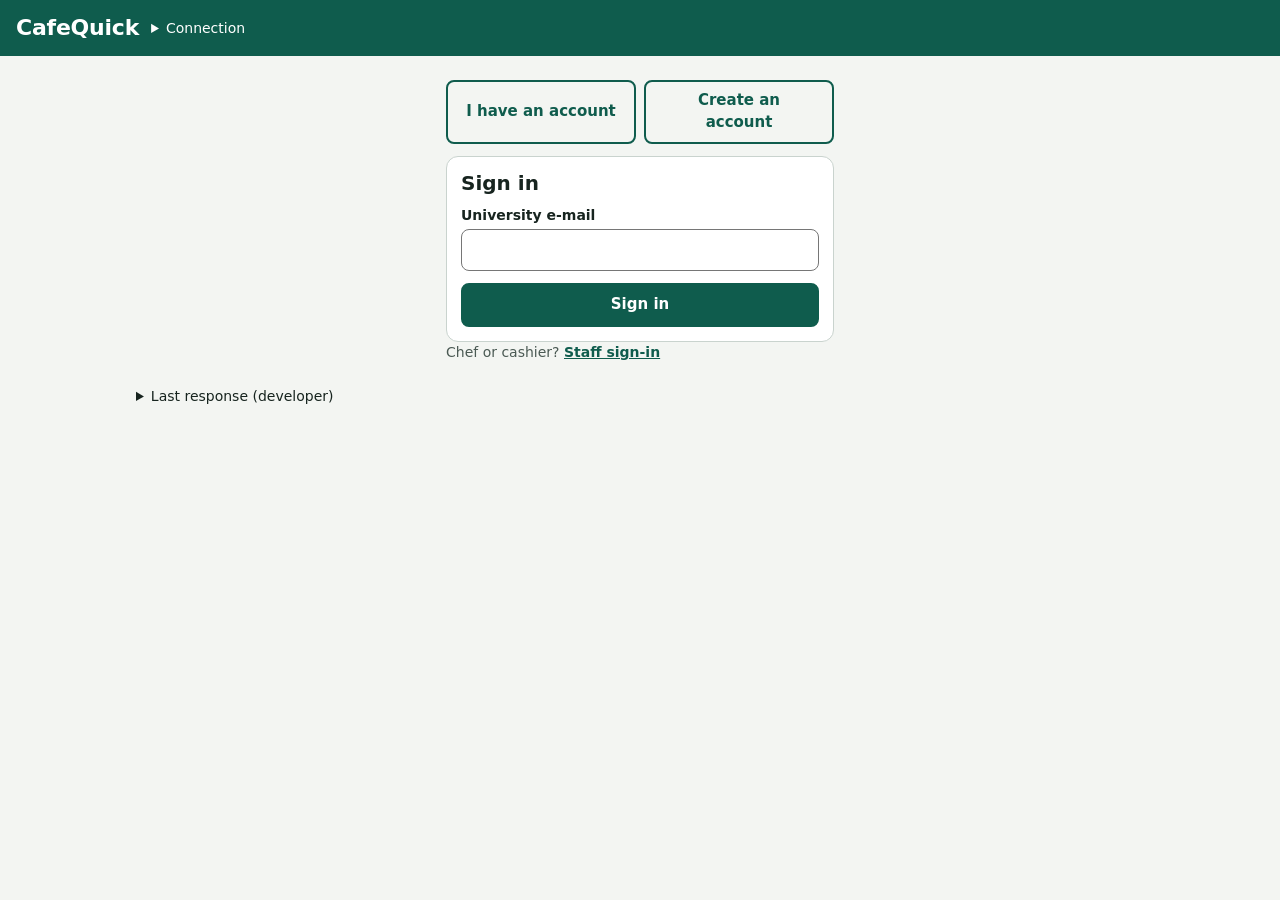
<file: Frontend/index.html>
<!DOCTYPE html>
<html lang="en">
<head>
  <meta charset="UTF-8">
  <meta name="viewport" content="width=device-width, initial-scale=1">
  <title>CafeQuick</title>
  <link rel="stylesheet" href="style.css">
</head>
<!-- data-page tells common.js which kind of account this page accepts -->
<body data-page="customer">
  <a class="skip" href="#content">Skip to content</a>

  <header class="top">
    <h1>CafeQuick</h1>
    <!-- Shown after sign-in: name and role, wallet balance (customers), sign-out -->
    <span id="who" class="who" hidden>
      <span id="roleInfo" class="chip"></span>
      <span id="balance" class="chip"></span>
      <button id="signOut" type="button" class="ghost light">Sign out</button>
    </span>
    <details class="dev">
      <summary>Connection</summary>
      <label>API base URL
        <input id="apiUrl" type="text" value="http://127.0.0.1:8000">
      </label>
    </details>
  </header>

  <!-- ===== Sign-in and sign-up (shown until the user signs in) ===== -->
  <section id="auth" class="auth">

      <div class="seg" role="group" aria-label="Account">
        <button id="showIn" type="button" class="ghost">I have an account</button>
        <button id="showUp" type="button" class="ghost">Create an account</button>
      </div>
      <!-- Simulated SSO: the e-mail is sent as the X-User-Email header (see current_user in main.py).
           No password exists in this system (NFR-03); the real one uses university single sign-on. -->
      <form id="inForm" class="card">
        <h2>Sign in</h2>
        <label>University e-mail
          <input id="email" type="text" list="seedUsers" autocomplete="username" required>
          <datalist id="seedUsers"></datalist>
        </label>
        <button type="submit" class="wide">Sign in</button>
      </form>
      <!-- create a customer account and choose the opening wallet balance -->
      <form id="upForm" class="card" hidden>
        <h2>Create an account</h2>
        <label>Full name
          <input id="suName" type="text" maxlength="80" autocomplete="name" required>
        </label>
        <label>University e-mail
          <input id="suEmail" type="text" autocomplete="email" required>
        </label>
        <label>Starting wallet balance (JD)
          <input id="suBalance" type="number" min="0" max="100" step="0.5" value="10" inputmode="decimal">
        </label>
        <div class="chips amounts" role="group" aria-label="Quick amounts">
          <button type="button" class="ghost small" data-amt="5">5 JD</button>
          <button type="button" class="ghost small" data-amt="10">10 JD</button>
          <button type="button" class="ghost small" data-amt="20">20 JD</button>
          <button type="button" class="ghost small" data-amt="50">50 JD</button>
        </div>
        <p class="hint">Demo setting: in the real system a cashier loads the wallet. Maximum 100 JD.</p>
        <button type="submit" class="wide">Create account</button>
      </form>
    <p class="hint">Chef or cashier? <a href="staff.html">Staff sign-in</a></p>
  </section>

  <div id="app" hidden>
    <!-- NEW: strike count and block notice (FR-09), filled by renderHeader() in common.js -->
    <p id="blockNote" class="warn" style="margin:10px 16px" hidden></p>
    <nav id="tabs" role="tablist" aria-label="Screens"></nav>
    <main id="content" tabindex="-1">
    <!-- ===== Screen 1: pickup time, menu, order (customer, FR-02, FR-03, FR-04, FR-14) ===== -->
    <section id="tab-order" class="panel order" role="tabpanel" aria-labelledby="t-order" hidden>
      <div class="main">
        <h2>Pickup time</h2>
        <p class="hint">The bar shows how full a slot is. Orders close 20 minutes before the slot starts.</p>
        <div id="slotBox" class="slots"></div>

        <div class="head">
          <h2>Menu</h2>
          <button id="refreshMenu" type="button" class="ghost">Refresh</button>
        </div>
        <div id="menuBox" class="menu"></div>
      </div>

      <aside id="cart" class="card cart">
        <h2>Your order</h2>
        <!-- Pickup slot: step=900 seconds gives 15-minute steps. Filled by the slot buttons. -->
        <label>Pickup time
          <input id="slot" type="datetime-local" step="900">
        </label>
        <!-- Order lines: 1 to 5 rows (matches max_length=5 in OrderIn) -->
        <div id="lines"></div>
        <p id="empty" class="hint">Choose up to 5 items from the menu.</p>
        <p id="short" class="warn" hidden>Your wallet balance is lower than this order. A cashier can top it up.</p>
        <p class="total"><span>Total</span><strong id="total">0.000 JD</strong></p>
        <button id="send" type="button" class="wide">Place order</button>
      </aside>

      <!-- Phone only: sticky summary that jumps to the order box -->
      <a class="bar" href="#cart"><span id="barText">0 items</span><strong id="barTotal">0.000 JD</strong><span>Review order</span></a>
    </section>

    <!-- ===== Screen 2: my orders (customer, FR-05, FR-06) ===== -->
    <section id="tab-mine" class="panel" role="tabpanel" aria-labelledby="t-mine" hidden>
      <div class="head"><h2>My orders</h2><button id="refreshMine" type="button" class="ghost">Refresh</button></div>
      <div id="mineBox" class="stack"></div>
    </section>


    <!-- ===== Screen: wallet (customer) ===== -->
    <section id="tab-wallet" class="panel" role="tabpanel" aria-labelledby="t-wallet" hidden>
      <div class="head"><h2>Wallet</h2><button id="refreshWallet" type="button" class="ghost">Refresh</button></div>
      <div id="walletBox"></div>
    </section>

    </main>
  </div>

  <div id="status" role="status" aria-live="polite"></div>
  <details class="raw">
    <summary>Last response (developer)</summary>
    <pre id="output">Nothing sent yet.</pre>
  </details>
  <script src="common.js"></script>
  <script src="customer.js"></script>
</body>
</html>
</file>
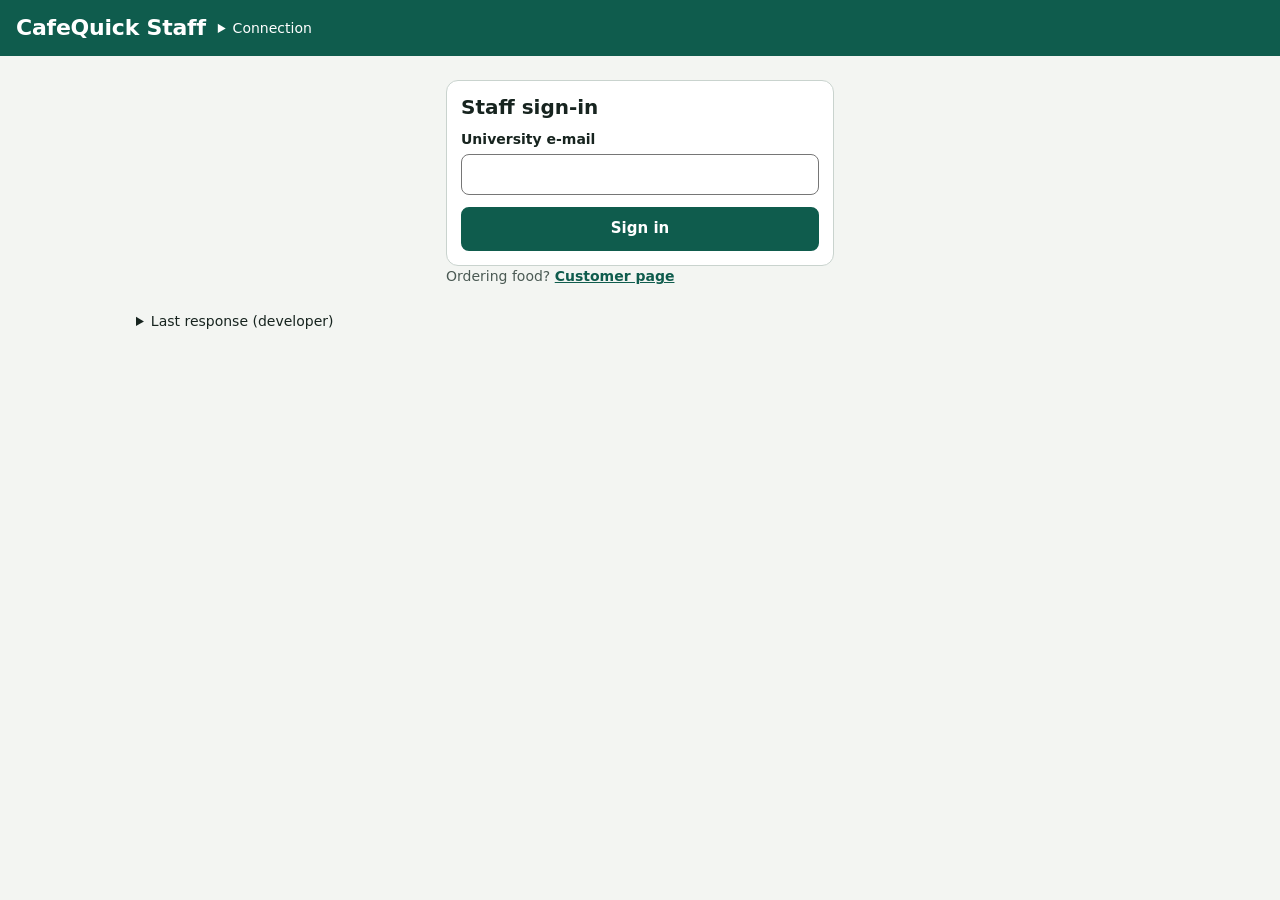
<file: Frontend/staff.html>
<!DOCTYPE html>
<html lang="en">
<head>
  <meta charset="UTF-8">
  <meta name="viewport" content="width=device-width, initial-scale=1">
  <title>CafeQuick Staff</title>
  <link rel="stylesheet" href="style.css">
</head>
<!-- data-page tells common.js which kind of account this page accepts -->
<body data-page="staff">
  <a class="skip" href="#content">Skip to content</a>

  <header class="top">
    <h1>CafeQuick Staff</h1>
    <!-- Shown after sign-in: name and role, wallet balance (customers), sign-out -->
    <span id="who" class="who" hidden>
      <span id="roleInfo" class="chip"></span>
      <button id="signOut" type="button" class="ghost light">Sign out</button>
    </span>
    <details class="dev">
      <summary>Connection</summary>
      <label>API base URL
        <input id="apiUrl" type="text" value="http://127.0.0.1:8000">
      </label>
    </details>
  </header>

  <!-- ===== Sign-in (shown until the user signs in) ===== -->
  <section id="auth" class="auth">
      <!-- Simulated SSO: the e-mail is sent as the X-User-Email header (see current_user in main.py).
           No password exists in this system (NFR-03); the real one uses university single sign-on. -->
      <form id="inForm" class="card">
        <h2>Staff sign-in</h2>
        <label>University e-mail
          <input id="email" type="text" list="seedUsers" autocomplete="username" required>
          <datalist id="seedUsers"></datalist>
        </label>
        <button type="submit" class="wide">Sign in</button>
      </form>
    <p class="hint">Ordering food? <a href="index.html">Customer page</a></p>
  </section>

  <div id="app" hidden>
    <nav id="tabs" role="tablist" aria-label="Screens"></nav>
    <main id="content" tabindex="-1">
    <!-- ===== Screen 3: kitchen (kitchen, FR-06, FR-12) ===== -->
    <section id="tab-kitchen" class="panel" role="tabpanel" aria-labelledby="t-kitchen" hidden>
      <div class="head"><h2>Orders by slot</h2><button id="refreshKitchen" type="button" class="ghost">Refresh</button></div>
      <div id="queueBox"></div>
      <h2>Withdraw an item</h2>
      <div id="withdrawBox" class="chips"></div>
    </section>

    <!-- ===== Screen 4: cashier (cashier, FR-07, FR-13) ===== -->
    <section id="tab-cashier" class="panel two" role="tabpanel" aria-labelledby="t-cashier" hidden>
      <div class="card">
        <h2>Hand over an order</h2>
        <label>Order number
          <input id="pickId" type="number" min="1" inputmode="numeric">
        </label>
        <label>4-digit pickup code
          <input id="pickCode" type="text" maxlength="4" inputmode="numeric" pattern="\d{4}" autocomplete="off">
        </label>
        <button id="pickBtn" type="button" class="wide">Hand over order</button>
      </div>
      <div class="card">
        <h2>Top up a wallet</h2>
        <label>Customer e-mail
          <input id="topEmail" type="text" list="seedUsers">
        </label>
        <label>Amount in fils (1 JD = 1000 fils)
          <input id="topAmount" type="number" min="1" inputmode="numeric">
        </label>
        <button id="topBtn" type="button" class="wide">Top up wallet</button>
      </div>
    </section>

    <!-- ===== Screen 5: manager (manager, FR-02, FR-11) ===== -->
    <section id="tab-report" class="panel" role="tabpanel" aria-labelledby="t-report" hidden>
      <div class="head">
        <h2>Daily report</h2>
        <label class="inline">Day <input id="reportDay" type="date"></label>
        <button id="reportBtn" type="button">Show report</button>
      </div>
      <div id="reportBox"></div>
      <div class="head"><h2>Today's stock</h2><button id="refreshStock" type="button" class="ghost">Refresh</button></div>
      <div id="stockBox" class="stack"></div>
      <!-- NEW: create a menu item (POST /menu) -->
      <h2>Add a menu item</h2>
      <div class="card">
        <label>Name <input id="newName" type="text" maxlength="60"></label>
        <label>Price in fils (1 JD = 1000 fils) <input id="newPrice" type="number" min="0" inputmode="numeric"></label>
        <label>Today's stock <input id="newStock" type="number" min="0" inputmode="numeric"></label>
        <label>Tags (comma separated) <input id="newTags" type="text" placeholder="vegan,halal"></label>
        <button id="newBtn" type="button" class="wide">Add item</button>
      </div>
    </section>

    <!-- ===== Admin: audit log and uncollected job (admin, FR-16) ===== -->
    <section id="tab-admin" class="panel" role="tabpanel" aria-labelledby="t-admin" hidden>
      <div class="head">
        <h2>Audit log</h2>
        <label class="inline">Action <input id="auditAction" type="text" placeholder="e.g. ORDER_PLACED"></label>
        <button id="auditBtn" type="button">Load</button>
      </div>
      <div class="scroll" id="auditBox"></div>
      <h2>Uncollected-orders job</h2>
      <button id="jobBtn" type="button" class="ghost">Run job now</button>
    </section>

    </main>
  </div>

  <div id="status" role="status" aria-live="polite"></div>
  <details class="raw">
    <summary>Last response (developer)</summary>
    <pre id="output">Nothing sent yet.</pre>
  </details>
  <script src="common.js"></script>
  <script src="staff.js"></script>
</body>
</html>
</file>
<file: Frontend/style.css>
/* CafeQuick: pine green on cool white. All text pairs are checked for AA (4.5:1), NFR-06. */
:root { --bg:#f3f5f2; --surface:#fff; --ink:#17241f; --muted:#4b5a54; --line:#c9d3ce;
        --pine:#0f5c4d; --pine-d:#0a4237; --mint:#dcefe8; --sumac:#a3261b; --amber:#fff1cc; --r:12px; }
* { box-sizing: border-box; }
body { margin: 0; background: var(--bg); color: var(--ink); font: 16px/1.45 system-ui, "Segoe UI", sans-serif; }
h1, h2, h3 { line-height: 1.2; margin: 0; }
h2 { font-size: 20px; margin: 20px 0 10px; }
h3 { font-size: 17px; }
.hint { color: var(--muted); font-size: 14px; margin: 0 0 10px; }

/* ---- header ---- */
.top { background: var(--pine); color: #fff; display: flex; flex-wrap: wrap; align-items: center; gap: 12px; padding: 12px 16px; }
.top h1 { font-size: 22px; font-weight: 800; letter-spacing: -.01em; }
.chip { background: rgba(255,255,255,.18); border-radius: 99px; padding: 2px 12px; font-size: 14px; }
.dev { margin-left: auto; font-size: 14px; }
.dev[open] { flex-basis: 100%; margin-left: 0; }
.dev summary { cursor: pointer; padding: 6px 0; }
.dev label { color: #fff; max-width: 420px; }

/* ---- form basics ---- */
label { display: block; margin-bottom: 12px; font-weight: 600; font-size: 14px; }
input { display: block; width: 100%; margin-top: 4px; padding: 9px 10px; font: inherit; font-size: 15px;
        border: 1px solid #767676; border-radius: 8px; background: #fff; color: var(--ink); }
label.inline { display: flex; align-items: center; gap: 8px; margin: 0; }
label.inline input { margin: 0; width: auto; }
.grow { flex: 1; }

/* ---- buttons ---- */
button { font: inherit; font-size: 15px; font-weight: 600; min-height: 44px; padding: 8px 16px; border: 2px solid var(--pine);
         border-radius: 8px; background: var(--pine); color: #fff; cursor: pointer; }
button:hover { background: var(--pine-d); border-color: var(--pine-d); }
button.ghost { background: transparent; color: var(--pine); }
button.ghost:hover { background: var(--mint); }
button.danger, button.remove { background: var(--sumac); border-color: var(--sumac); }
button.small { min-height: 38px; padding: 4px 12px; margin-top: 8px; }
button.wide { width: 100%; }
button:disabled { background: #e3e6e4; border-color: #e3e6e4; color: #5c6762; cursor: not-allowed; }
:focus-visible { outline: 3px solid #f5a300; outline-offset: 2px; }   /* WCAG 2.4.7 */
.skip { position: absolute; left: -999px; }
.skip:focus { left: 8px; top: 8px; background: #fff; padding: 8px; z-index: 30; }

/* ---- tabs ---- */
nav { display: flex; gap: 4px; padding: 0 16px; background: var(--surface); border-bottom: 1px solid var(--line); overflow-x: auto; }
nav button { background: none; border: 0; border-bottom: 3px solid transparent; border-radius: 0; color: var(--muted); padding: 10px 14px; }
nav button:hover { background: none; color: var(--ink); }
nav button[aria-selected="true"] { color: var(--pine); border-bottom-color: var(--pine); }

main { max-width: 1040px; margin: 0 auto; padding: 4px 16px 90px; }
.panel[hidden] { display: none; }
.head { display: flex; flex-wrap: wrap; align-items: center; gap: 12px; }
.head h2 { margin-right: auto; }
.card { background: var(--surface); border: 1px solid var(--line); border-radius: var(--r); padding: 14px; }
.stack { display: grid; gap: 10px; }
.row { display: flex; align-items: center; justify-content: space-between; gap: 10px; }
.chips { display: flex; flex-wrap: wrap; gap: 8px; }
.chips button.small { margin-top: 0; }

/* ---- order screen: menu left, cart right (phone: stacked, sticky bar) ---- */
.order { display: grid; gap: 16px; }
@media (min-width: 860px) { .order { grid-template-columns: 1fr 340px; align-items: start; } .cart { position: sticky; top: 12px; } .bar { display: none !important; } }

/* Slot buttons: the fill bar shows how full the slot is (the one distinctive element) */
.slots { display: grid; grid-template-columns: repeat(auto-fill, minmax(84px, 1fr)); gap: 8px; }
button.slot { display: grid; gap: 2px; justify-items: center; padding: 8px 4px 0; background: var(--surface); color: var(--ink); border-color: var(--line); overflow: hidden; }
button.slot:hover { background: var(--mint); }
button.slot b { font-size: 16px; }
button.slot small { font-size: 12px; color: var(--muted); }
button.slot .fill { display: block; width: calc(100% + 8px); height: 5px; background: #e3e6e4; margin: 4px -4px 0; }
button.slot .fill u { display: block; height: 100%; background: var(--pine); }
button.slot.sel { background: var(--pine); border-color: var(--pine); color: #fff; }
button.slot.sel small { color: #e8f4f0; }
button.slot.sel .fill { background: rgba(255,255,255,.35); } button.slot.sel .fill u { background: #fff; }
button.slot:disabled { background: repeating-linear-gradient(45deg, #eceeed, #eceeed 6px, #e3e6e4 6px, #e3e6e4 12px); border-color: var(--line); }
button.slot:disabled small { color: #4b5a54; }

.menu { display: grid; grid-template-columns: repeat(auto-fill, minmax(210px, 1fr)); gap: 12px; }
.dish { display: flex; flex-direction: column; gap: 4px; }
.dish p { margin: 0; }
.price { font-weight: 800; font-size: 18px; color: var(--pine); }
.tags { display: flex; flex-wrap: wrap; gap: 4px; min-height: 24px; }
.tag { background: var(--mint); color: var(--pine-d); border-radius: 6px; padding: 1px 8px; font-size: 13px; }
.stock { font-size: 13px; color: var(--muted); }
.stock.low { color: var(--sumac); font-weight: 700; }
.dish button { margin-top: auto; }

.cart h2 { margin-top: 0; }
.line { display: grid; grid-template-columns: 1fr auto auto; gap: 6px 8px; align-items: center; padding: 8px 0; border-bottom: 1px solid var(--line); }
.line .nm { font-weight: 600; }
.step { display: flex; align-items: center; gap: 4px; }
.step button { min-height: 36px; width: 36px; padding: 0; }
.step input { width: 48px; margin: 0; text-align: center; padding: 6px 2px; }
.line .remove { min-height: 36px; width: 36px; padding: 0; }
.total { display: flex; justify-content: space-between; font-size: 18px; margin: 14px 0; }

.bar { position: fixed; left: 0; right: 0; bottom: 0; z-index: 20; display: flex; justify-content: space-between; align-items: center; gap: 8px;
       background: var(--pine-d); color: #fff; padding: 14px 16px; text-decoration: none; font-weight: 600; }

/* ---- my orders + kitchen ---- */
.ord p { margin: 4px 0; }
.ord ul { margin: 6px 0; padding-left: 20px; }
.progress { display: flex; gap: 4px; list-style: none; padding: 0; margin: 10px 0; font-size: 12px; }
.progress li { flex: 1; text-align: center; padding: 6px 2px; border-top: 4px solid var(--line); color: var(--muted); }
.progress li.on { border-top-color: var(--pine); color: var(--ink); font-weight: 700; }
.code-l { font-size: 13px; color: var(--muted); margin-bottom: 0 !important; }
.code { font-size: 40px; font-weight: 800; letter-spacing: .25em; color: var(--pine); margin: 0 !important; }
.slot-h { margin: 18px 0 8px; }
.slot-h small { color: var(--muted); font-weight: 400; margin-left: 6px; }
.badge { display: inline-block; padding: 1px 10px; border-radius: 99px; border: 1px solid var(--ink); font-size: 13px; }
.s-ready { background: #d6f0dc; } .s-collected { background: #e3ebfb; } .s-preparing { background: var(--amber); }
.s-uncollected, .s-cancelled { background: #f9dedb; }

/* ---- cashier, manager, admin ---- */
.two { display: grid; gap: 16px; } @media (min-width: 700px) { .two { grid-template-columns: 1fr 1fr; align-items: start; } }
.two h2 { margin-top: 0; }
.tiles { display: grid; grid-template-columns: repeat(auto-fit, minmax(130px, 1fr)); gap: 10px; }
.tile { background: var(--surface); border: 1px solid var(--line); border-radius: var(--r); padding: 12px; display: grid; gap: 2px; }
.tile span { color: var(--muted); font-size: 14px; } .tile strong { font-size: 24px; }
.top-l, ol.top { padding-left: 22px; } ol.top li { padding: 3px 0; }
.stockIn { width: 100px !important; }
.scroll { overflow-x: auto; }
table { border-collapse: collapse; width: 100%; font-size: 14px; background: var(--surface); }
th, td { text-align: left; padding: 8px; border-bottom: 1px solid var(--line); }

/* ---- toast + developer response ---- */
#status { position: fixed; left: 50%; bottom: 76px; transform: translateX(-50%); z-index: 40; max-width: min(92vw, 520px);
          padding: 12px 18px; border-radius: 10px; font-weight: 600; display: none; color: #fff; }
#status.show { display: block; } #status.ok { background: var(--pine-d); } #status.err { background: var(--sumac); }
.raw { max-width: 1040px; margin: 0 auto; padding: 0 16px 90px; font-size: 14px; }
pre { background: #1e1e1e; color: #ddd; padding: 12px; border-radius: 8px; overflow-x: auto; white-space: pre-wrap; }
@media (prefers-reduced-motion: reduce) { * { transition: none !important; animation: none !important; } }

/* ---- NEW: sign-in / create account, header user box, wallet ---- */
.auth { max-width: 420px; margin: 24px auto; padding: 0 16px; }
.auth .card h2 { margin-top: 0; }
.seg { display: grid; grid-template-columns: 1fr 1fr; gap: 8px; margin-bottom: 12px; }
.amounts { margin-bottom: 8px; }
.who { margin-left: auto; display: flex; align-items: center; flex-wrap: wrap; gap: 8px; }
.who[hidden] { display: none; }
.dev { margin-left: 0; }
.top .who + .dev { margin-left: 0; }
button.ghost.light { color: #fff; border-color: rgba(255,255,255,.6); min-height: 36px; padding: 2px 12px; }
button.ghost.light:hover { background: rgba(255,255,255,.15); }
.auth a, .hint a { color: var(--pine); font-weight: 600; }
.warn { background: var(--amber); border-radius: 8px; padding: 8px 10px; font-size: 14px; margin: 10px 0 0; }
.tx { list-style: none; padding: 0; margin: 12px 0 0; display: grid; gap: 6px; }
.tx li { display: flex; justify-content: space-between; align-items: center; background: var(--surface); border: 1px solid var(--line); border-radius: 10px; padding: 10px 12px; }
.tx small { display: block; color: var(--muted); font-size: 12px; }
#auth[hidden], #app[hidden], form[hidden] { display: none; }
</file>
